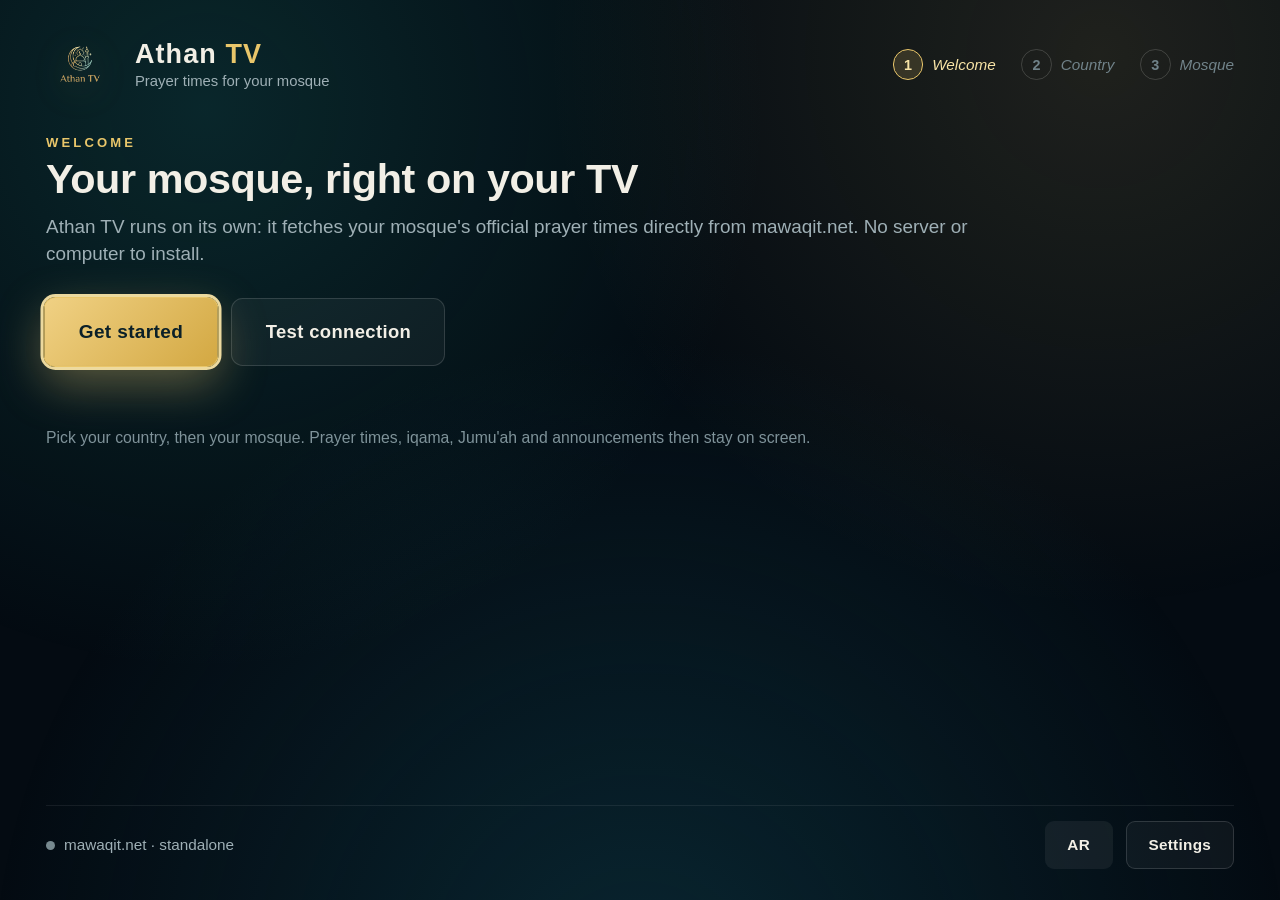
<file: tizen-app/index.html>
<!DOCTYPE html>
<html lang="en">
<head>
    <meta charset="UTF-8">
    <meta name="viewport" content="width=device-width, initial-scale=1.0, user-scalable=no">
    <meta name="theme-color" content="#040b12">
    <title>Athan TV</title>
    <link rel="stylesheet" href="css/style.css">
</head>
<body>
<div id="app">

    <!-- ============================ SETUP ============================ -->
    <section id="screen-setup" class="screen">
        <div class="bg-glow"></div>

        <header class="setup-head">
            <div class="brand">
                <img class="brand-logo" src="logo.png" alt="Athan TV">
                <div>
                    <div class="brand-name">Athan <span>TV</span></div>
                    <div class="brand-sub" data-i18n="brandSub"></div>
                </div>
            </div>
            <div class="steps" id="steps">
                <div class="step" data-step="1"><span>1</span><em data-i18n="stepWelcome"></em></div>
                <div class="step" data-step="2"><span>2</span><em data-i18n="stepCountry"></em></div>
                <div class="step" data-step="3"><span>3</span><em data-i18n="stepMosque"></em></div>
            </div>
        </header>

        <div class="setup-body">
            <!-- Step 1: welcome -->
            <div class="setup-step" id="setup-step-1">
                <div class="setup-intro">
                    <div class="eyebrow" data-i18n="stepWelcome"></div>
                    <h1 data-i18n="setupWelcomeTitle"></h1>
                    <p class="muted" data-i18n="setupWelcomeHelp"></p>
                </div>
                <div class="row-actions welcome-actions">
                    <button id="btn-start" class="btn primary focusable" data-i18n="getStarted"></button>
                    <button id="btn-test-connection" class="btn ghost focusable" data-i18n="testConnection"></button>
                </div>
                <div id="connect-status" class="status-line"></div>
                <p class="hint" data-i18n="setupWelcomeHint"></p>
            </div>

            <!-- Step 2: country -->
            <div class="setup-step hidden" id="setup-step-2">
                <div class="step-head">
                    <div>
                        <div class="eyebrow" data-i18n="stepCountry"></div>
                        <h1 data-i18n="chooseCountry"></h1>
                        <p class="muted" data-i18n="chooseCountryHelp"></p>
                    </div>
                    <button id="btn-back-2" class="btn ghost focusable" data-i18n="back"></button>
                </div>
                <input id="country-filter" class="text-input full focusable" type="text"
                       spellcheck="false" autocomplete="off" autocapitalize="off">
                <div id="country-grid" class="country-grid"></div>
                <div class="row-actions">
                    <button id="btn-toggle-all" class="btn ghost focusable" data-i18n="showAll"></button>
                </div>
            </div>

            <!-- Step 3: mosque -->
            <div class="setup-step hidden" id="setup-step-3">
                <div class="step-head">
                    <div>
                        <div class="eyebrow" data-i18n="stepMosque"></div>
                        <h1 data-i18n="chooseMosque"></h1>
                        <p class="muted" id="search-subtitle"></p>
                    </div>
                    <button id="btn-back-3" class="btn ghost focusable" data-i18n="changeCountry"></button>
                </div>
                <div class="field-row">
                    <input id="mosque-search" class="text-input focusable" type="text"
                           spellcheck="false" autocomplete="off" autocapitalize="off">
                    <button id="btn-search" class="btn primary focusable" data-i18n="search"></button>
                </div>
                <div id="search-status" class="status-line"></div>
                <div id="mosque-results" class="mosque-results"></div>
            </div>
        </div>

        <footer class="setup-foot">
            <span class="dot" id="net-dot"></span>
            <span id="net-label" class="small muted">…</span>
            <span class="spacer"></span>
            <button id="btn-lang-setup" class="btn tiny focusable">EN</button>
            <button id="btn-settings-setup" class="btn tiny ghost focusable" data-i18n="settings"></button>
        </footer>
    </section>

    <!-- ========================== DASHBOARD ========================== -->
    <section id="screen-dashboard" class="screen hidden">
        <div class="dash-glow"></div>
        <div class="dash-pattern" aria-hidden="true"></div>

        <header class="dash-head">
            <div class="mosque-block">
                <div class="mosque-text">
                    <h1 id="mosque-name">—</h1>
                    <div class="mosque-meta">
                        <span id="mosque-city"></span>
                        <span id="mosque-arabic" class="arabic" dir="rtl"></span>
                    </div>
                </div>
            </div>
            <div class="clock-block">
                <div id="clock-time" class="clock-time">--:--</div>
                <div id="clock-date" class="clock-date"></div>
                <div id="clock-hijri" class="clock-hijri"></div>
            </div>
        </header>

        <main class="dash-main">
            <section class="next-card" id="next-card">
                <div class="next-left">
                    <div class="eyebrow" data-i18n="nextPrayer"></div>
                    <div class="next-name-row">
                        <div id="next-name" class="next-name">—</div>
                        <div id="next-day-badge" class="next-day-badge hidden" data-i18n="tomorrow"></div>
                    </div>
                    <div class="next-times">
                        <span class="next-time-item"><span class="muted" data-i18n="adhan"></span> <strong id="next-adhan">--:--</strong></span>
                        <span class="sep">•</span>
                        <span class="next-time-item"><span class="muted" data-i18n="iqama"></span> <strong id="next-iqama">—</strong></span>
                    </div>
                </div>
                <div class="next-right">
                    <div class="eyebrow" data-i18n="in"></div>
                    <div id="next-countdown" class="next-countdown">--:--:--</div>
                </div>
            </section>

            <section id="prayer-grid" class="prayer-grid"></section>

            <section id="jumua-bar" class="jumua-bar hidden">
                <span class="jumua-label" data-i18n="jumua"></span>
                <div id="jumua-times" class="jumua-times"></div>
            </section>
        </main>

        <footer class="dash-foot">
            <div class="spacer"></div>
            <div class="foot-right">
                <button id="btn-settings" class="btn tiny gold focusable" data-i18n="settings"></button>
            </div>
        </footer>
    </section>

    <!-- ========================== SETTINGS ========================== -->
    <div id="overlay-settings" class="overlay hidden">
        <div class="sheet">
            <header class="sheet-head">
                <div>
                    <div class="eyebrow" data-i18n="configure"></div>
                    <h2 data-i18n="settings"></h2>
                </div>
                <button id="btn-close-settings" class="btn ghost focusable" data-i18n="close"></button>
            </header>

            <div class="settings-grid">
                <div class="setting">
                    <label data-i18n="language"></label>
                    <div class="seg">
                        <button class="seg-btn focusable" data-lang="fr">Français</button>
                        <button class="seg-btn focusable" data-lang="en">English</button>
                        <button class="seg-btn focusable" data-lang="ar" dir="rtl">العربية</button>
                    </div>
                </div>

                <div class="setting">
                    <label data-i18n="notifications"></label>
                    <div class="seg">
                        <button id="toggle-notifications" class="seg-btn focusable">—</button>
                        <button id="btn-test-notification" class="seg-btn focusable" data-i18n="test"></button>
                    </div>
                    <p class="seg-note" data-i18n="notifForegroundNote"></p>
                </div>

                <div class="setting">
                    <label data-i18n="theme"></label>
                    <div class="seg" id="theme-seg">
                        <button class="seg-btn focusable" data-theme="midnight" data-i18n="themeMidnight"></button>
                        <button class="seg-btn focusable" data-theme="emerald" data-i18n="themeEmerald"></button>
                        <button class="seg-btn focusable" data-theme="sapphire" data-i18n="themeSapphire"></button>
                        <button class="seg-btn focusable" data-theme="onyx" data-i18n="themeOnyx"></button>
                        <button class="seg-btn focusable" data-theme="oled" data-i18n="themeOled"></button>
                        <button class="seg-btn focusable" data-theme="ramadan" data-i18n="themeRamadan"></button>
                    </div>
                </div>

                <div class="setting">
                    <label data-i18n="preAlert"></label>
                    <div class="seg" id="prealert-seg">
                        <button class="seg-btn focusable" data-pre="0" data-i18n="off"></button>
                        <button class="seg-btn focusable" data-pre="5">5 min</button>
                        <button class="seg-btn focusable" data-pre="10">10 min</button>
                        <button class="seg-btn focusable" data-pre="15">15 min</button>
                    </div>
                </div>

                <div class="setting">
                    <label data-i18n="sound"></label>
                    <div class="seg">
                        <button id="toggle-sound" class="seg-btn focusable">—</button>
                        <button id="btn-test-sound" class="seg-btn focusable" data-i18n="testSound"></button>
                    </div>
                </div>

                <div class="setting">
                    <label data-i18n="voice"></label>
                    <div class="seg">
                        <button id="toggle-voice" class="seg-btn focusable">—</button>
                    </div>
                </div>

                <div class="setting wide">
                    <label data-i18n="connection"></label>
                    <div class="seg">
                        <span class="seg-note" data-i18n="connectionNote"></span>
                        <button id="btn-test-api" class="seg-btn focusable" data-i18n="test"></button>
                    </div>
                    <div id="settings-test-status" class="status-line"></div>
                </div>

                <div class="setting wide">
                    <label data-i18n="supportTitle"></label>
                    <div class="support-inline">
                        <img class="support-qr" src="assets/donate-qr.png" alt="Mawaqit donation QR code">
                        <div class="support-copy">
                            <p class="support-line" data-i18n="supportText"></p>
                            <p class="support-scan" data-i18n="supportScan"></p>
                            <p class="support-muted" data-i18n="supportThanks"></p>
                        </div>
                    </div>
                </div>
            </div>

            <div class="settings-actions">
                <button id="btn-change-mosque" class="btn ghost focusable" data-i18n="changeMosque"></button>
            </div>

            <div class="settings-about">
                <span id="about-line"></span>
                <span class="muted"> · </span>
                <span data-i18n="aboutCredit"></span>
            </div>
        </div>
    </div>

    <!-- ======================= PRAYER MOMENT ======================= -->
    <div id="overlay-prayer" class="prayer-overlay hidden">
        <div class="prayer-overlay-glow"></div>
        <div class="prayer-overlay-content">
            <div class="overlay-eyebrow" data-i18n="itIsTime"></div>
            <div id="overlay-prayer-name" class="overlay-prayer-name">—</div>
            <div id="overlay-prayer-time" class="overlay-prayer-time">--:--</div>
            <div id="overlay-iqama" class="overlay-iqama"></div>
            <div class="overlay-mosque" id="overlay-mosque"></div>
            <div class="overlay-hint" data-i18n="pressOk"></div>
        </div>
    </div>

    <div id="toast" class="toast hidden">
        <div id="toast-title" class="toast-title"></div>
        <div id="toast-text" class="toast-text"></div>
    </div>

    <!-- Audio player for adhan notification -->
    <audio id="adhan-player" src="audio/adan.mp3" preload="auto"></audio>
</div>

<script src="js/i18n.js"></script>
<script src="js/countries.js"></script>
<script src="js/mawaqit.js"></script>
<script src="js/nav.js"></script>
<script src="js/app.js"></script>
</body>
</html>
</file>
<file: tizen-app/css/style.css>
:root {
    --bg: #040b12;
    --bg-2: #07141d;
    --panel: rgba(12, 32, 42, 0.72);
    --line: rgba(var(--gold-rgb), 0.18);
    --gold: #e9c66a;
    --gold-2: #f7e3a6;
    --text: #f2efe6;
    --muted: #9fb0b6;
    --teal: #1c8b84;
    --teal-rgb: 28, 139, 132;
    --green: #4bd695;
    --red: #ef6b6b;
    --blue: #67b7d6;

    /* Theme plumbing: rgb triplets feed every gold tint (rgba(var(--gold-rgb), a)),
       component variables carry the larger gradients. Themes below override. */
    --gold-rgb: 233, 198, 112;
    --gold2-rgb: 247, 227, 166;
    --accent-bg: linear-gradient(135deg, #f0d184, #d3a842);
    --accent-ink: #0b2028;
    --sheet-bg: linear-gradient(160deg, #0d2732 0%, #081820 70%, #07141c 100%);
    --toast-bg: linear-gradient(135deg, rgba(18, 48, 58, 0.98), rgba(8, 22, 30, 0.98));
    --prayer-bg: radial-gradient(circle at 50% 38%, #113640 0%, #071720 52%, #030a10 100%);
    --glow-bg:
        radial-gradient(circle at 16% 12%, rgba(var(--teal-rgb),  0.22) 0%, rgba(var(--teal-rgb),  0) 42%),
        radial-gradient(circle at 86% 6%, rgba(var(--gold-rgb), 0.12) 0%, rgba(var(--gold-rgb), 0) 40%),
        radial-gradient(circle at 50% 110%, rgba(13, 60, 74, 0.55) 0%, rgba(4, 11, 18, 0) 55%);
    --pattern-dot: radial-gradient(rgba(var(--gold-rgb), 0.10) 1px, transparent 1px);
}

/* --------------------------- Themes --------------------------- */
/* midnight = default. All palettes stay dark (TV-first) but shift hue and
   washes; --gold-rgb retints every soft highlight automatically. */

html[data-theme="emerald"] {
    --bg: #03110a;
    --bg-2: #071c11;
    --panel: rgba(12, 40, 26, 0.72);
    --gold: #8fd6a3;
    --gold-2: #d9f0d8;
    --teal: #1f9d78;
    --gold-rgb: 143, 214, 163;
    --gold2-rgb: 217, 240, 216;
    --accent-bg: linear-gradient(135deg, #bde8c3, #69b582);
    --sheet-bg: linear-gradient(160deg, #0c2a1d 0%, #07190f 70%, #06140c 100%);
    --toast-bg: linear-gradient(135deg, rgba(16, 58, 38, 0.98), rgba(7, 30, 18, 0.98));
    --prayer-bg: radial-gradient(circle at 50% 38%, #10412a 0%, #062014 52%, #01100a 100%);
    --glow-bg:
        radial-gradient(circle at 16% 12%, rgba(36, 160, 96, 0.20) 0%, rgba(36, 160, 96, 0) 42%),
        radial-gradient(circle at 86% 6%, rgba(var(--gold-rgb), 0.10) 0%, rgba(var(--gold-rgb), 0) 40%),
        radial-gradient(circle at 50% 110%, rgba(12, 70, 44, 0.55) 0%, rgba(3, 17, 10, 0) 55%);
}

html[data-theme="sapphire"] {
    --bg: #040a17;
    --bg-2: #081226;
    --panel: rgba(14, 27, 50, 0.72);
    --gold: #8fb8f2;
    --gold-2: #d3e2fb;
    --teal: #2f86c8;
    --gold-rgb: 143, 184, 242;
    --gold2-rgb: 211, 226, 251;
    --accent-bg: linear-gradient(135deg, #b5ccf7, #6a92d8);
    --sheet-bg: linear-gradient(160deg, #0d1c36 0%, #081225 70%, #060e1d 100%);
    --toast-bg: linear-gradient(135deg, rgba(16, 38, 72, 0.98), rgba(7, 17, 38, 0.98));
    --prayer-bg: radial-gradient(circle at 50% 38%, #14315e 0%, #071529 52%, #020712 100%);
    --glow-bg:
        radial-gradient(circle at 16% 12%, rgba(64, 120, 220, 0.20) 0%, rgba(64, 120, 220, 0) 42%),
        radial-gradient(circle at 86% 6%, rgba(var(--gold-rgb), 0.10) 0%, rgba(var(--gold-rgb), 0) 40%),
        radial-gradient(circle at 50% 110%, rgba(20, 50, 110, 0.55) 0%, rgba(4, 10, 23, 0) 55%);
}

html[data-theme="onyx"] {
    /* Pure black: OLED pixels off, no glow washes at all. */
    --bg: #000000;
    --bg-2: #050505;
    --panel: rgba(20, 20, 20, 0.72);
    --gold: #cbaa72;
    --gold-2: #eedeae;
    --teal: #3f9d94;
    --gold-rgb: 203, 170, 114;
    --gold2-rgb: 238, 222, 174;
    --accent-bg: linear-gradient(135deg, #e3c483, #b58f4e);
    --sheet-bg: linear-gradient(160deg, #161616 0%, #0b0b0b 70%, #080808 100%);
    --toast-bg: linear-gradient(135deg, rgba(30, 30, 30, 0.98), rgba(12, 12, 12, 0.98));
    --prayer-bg: radial-gradient(circle at 50% 38%, #1d2724 0%, #0a0f0e 52%, #000000 100%);
    --glow-bg: none;
    --pattern-dot: radial-gradient(rgba(var(--gold-rgb), 0.045) 1px, transparent 1px);
}

html[data-theme="ramadan"] {
    --bg: #140507;
    --bg-2: #1e080b;
    --panel: rgba(48, 17, 19, 0.72);
    --gold: #e7c47a;
    --gold-2: #f5e3ae;
    --teal: #b0603c;
    --gold-rgb: 231, 196, 122;
    --gold2-rgb: 245, 227, 174;
    --accent-bg: linear-gradient(135deg, #eec87e, #c99a3f);
    --sheet-bg: linear-gradient(160deg, #2a1013 0%, #180709 70%, #120507 100%);
    --toast-bg: linear-gradient(135deg, rgba(58, 24, 26, 0.98), rgba(28, 10, 12, 0.98));
    --prayer-bg: radial-gradient(circle at 50% 38%, #4a1a1e 0%, #20080a 52%, #0e0203 100%);
    --glow-bg:
        radial-gradient(circle at 16% 12%, rgba(190, 60, 40, 0.16) 0%, rgba(190, 60, 40, 0) 42%),
        radial-gradient(circle at 86% 6%, rgba(var(--gold-rgb), 0.13) 0%, rgba(var(--gold-rgb), 0) 40%),
        radial-gradient(circle at 50% 110%, rgba(90, 20, 20, 0.55) 0%, rgba(20, 5, 7, 0) 55%);
}

html[data-theme="oled"] {
    /* Strict monochrome for OLED: pure black background, only whites and
       grays anywhere — status dots included. Pixels that are #000 are off. */
    --bg: #000000;
    --bg-2: #030303;
    --panel: rgba(22, 22, 22, 0.72);
    --gold: #e2e2e2;
    --gold-2: #ffffff;
    --teal: #b9b9b9;
    --teal-rgb: 165, 165, 165;
    --green: #cfcfcf;
    --red: #cfcfcf;
    --blue: #cfcfcf;
    --gold-rgb: 226, 226, 226;
    --gold2-rgb: 255, 255, 255;
    --text: #ffffff;
    --muted: #b4b4b4;
    --accent-bg: linear-gradient(135deg, #f2f2f2, #cbcbcb);
    --accent-ink: #060606;
    --sheet-bg: linear-gradient(160deg, #101010 0%, #070707 70%, #000000 100%);
    --toast-bg: linear-gradient(135deg, rgba(36, 36, 36, 0.98), rgba(10, 10, 10, 0.98));
    --prayer-bg: radial-gradient(circle at 50% 38%, #262626 0%, #0c0c0c 52%, #000000 100%);
    --glow-bg: none;
    --pattern-dot: radial-gradient(rgba(255, 255, 255, 0.05) 1px, transparent 1px);
}

* {
    box-sizing: border-box;
    -webkit-tap-highlight-color: transparent;
}

html, body {
    margin: 0;
    padding: 0;
    width: 100%;
    height: 100%;
    overflow: hidden;
    background: var(--bg);
    color: var(--text);
    font-family: "Samsung Sharp Sans", "Samsung One", "Segoe UI", Roboto, "Helvetica Neue", Arial, sans-serif;
    font-size: 1.8vh;
    -webkit-font-smoothing: antialiased;
    user-select: none;
}

button, input {
    font-family: inherit;
}

.hidden {
    display: none !important;
}

.arabic {
    font-family: "Samsung Arabic", "Noto Naskh Arabic", "Traditional Arabic", "Segoe UI", serif;
}

.muted {
    color: var(--muted);
}

.small {
    font-size: 1.7vh;
}

.spacer {
    flex: 1;
}

/* ============================ Layout ============================ */

.screen {
    position: fixed;
    top: 0;
    left: 0;
    right: 0;
    bottom: 0;
    display: flex;
    flex-direction: column;
    padding: 3.4vh 3.6vw;
    overflow: hidden;
}

.bg-glow, .dash-glow {
    position: absolute;
    top: 0;
    left: 0;
    right: 0;
    bottom: 0;
    pointer-events: none;
    background: var(--glow-bg);
}

.dash-pattern {
    position: absolute;
    top: 0;
    left: 0;
    right: 0;
    bottom: 0;
    pointer-events: none;
    opacity: 0.3;
    background-image: var(--pattern-dot);
    background-size: 3.2vh 3.2vh;
}

/* ============================ Setup ============================ */

.setup-head {
    display: flex;
    align-items: center;
    justify-content: space-between;
    position: relative;
    z-index: 1;
    flex: none;
}

.brand {
    display: flex;
    align-items: center;
}

.brand-logo {
    width: 7.6vh;
    height: 7.6vh;
    object-fit: contain;
    margin-right: 1.6vw;
    filter: drop-shadow(0 0.8vh 2vh rgba(var(--gold-rgb), 0.3));
}

.brand-mark {
    position: relative;
    width: 7.2vh;
    height: 7.2vh;
    border-radius: 50%;
    margin-right: 1.6vw;
    background: linear-gradient(135deg, #0e3844, #08222d);
    border: 1px solid rgba(var(--gold-rgb), 0.35);
    box-shadow: 0 1.4vh 4vh rgba(0, 0, 0, 0.35);
}

.crescent {
    position: absolute;
    top: 24%;
    left: 25%;
    width: 44%;
    height: 52%;
    border-radius: 50%;
    background: var(--gold);
    overflow: hidden;
}

.crescent::after {
    content: "";
    position: absolute;
    top: -12%;
    left: 30%;
    width: 100%;
    height: 124%;
    border-radius: 50%;
    background: #0b2a35;
}

.spark {
    position: absolute;
    top: 22%;
    right: 22%;
    width: 1.1vh;
    height: 1.1vh;
    background: var(--gold-2);
    transform: rotate(45deg);
    box-shadow: 0 0 1.4vh rgba(var(--gold2-rgb), 0.8);
}

.brand-name {
    font-size: 3vh;
    font-weight: 800;
    letter-spacing: 0.04em;
    line-height: 1;
}

.brand-name span {
    color: var(--gold);
}

.brand-sub {
    font-size: 1.65vh;
    color: var(--muted);
    margin-top: 0.5vh;
}

.steps {
    display: flex;
    align-items: center;
}

.step {
    display: flex;
    align-items: center;
    margin-left: 2vw;
    color: #71838a;
    font-size: 1.7vh;
    transition: color 0.25s;
}

.step span {
    display: flex;
    align-items: center;
    justify-content: center;
    width: 3.4vh;
    height: 3.4vh;
    border-radius: 50%;
    border: 1px solid rgba(255, 255, 255, 0.16);
    margin-right: 0.7vw;
    font-size: 1.6vh;
    font-weight: 700;
}

.step.active {
    color: var(--gold-2);
}

.step.active span {
    border-color: var(--gold);
    background: rgba(var(--gold-rgb), 0.16);
    color: var(--gold-2);
}

.step.done {
    color: #8fdccd;
}

.step.done span {
    border-color: rgba(var(--teal-rgb),  0.8);
    background: rgba(var(--teal-rgb),  0.3);
    color: #c9fff5;
}

.setup-body {
    position: relative;
    z-index: 1;
    flex: 1;
    min-height: 0;
    display: flex;
    flex-direction: column;
    padding-top: 4vh;
}

.setup-step {
    display: flex;
    flex-direction: column;
    flex: 1;
    min-height: 0;
    max-width: 100%;
}

.setup-intro h1, .step-head h1 {
    font-size: 4.6vh;
    line-height: 1.08;
    margin: 0.8vh 0 1.2vh;
    font-weight: 800;
    letter-spacing: -0.01em;
    max-width: 80vw;
}

.setup-intro p, .step-head p {
    font-size: 2.1vh;
    line-height: 1.45;
    margin: 0;
    max-width: 74vw;
}

.eyebrow {
    font-size: 1.45vh;
    letter-spacing: 0.24em;
    text-transform: uppercase;
    color: var(--gold);
    font-weight: 700;
}

.step-head {
    display: flex;
    align-items: flex-start;
    justify-content: space-between;
    flex: none;
}

.field-row {
    display: flex;
    align-items: center;
    margin-top: 3vh;
    width: 100%;
}

.text-input {
    flex: 1;
    height: 7.6vh;
    font-size: 2.4vh;
    padding: 0 2vw;
    background: rgba(255, 255, 255, 0.045);
    border: 1px solid rgba(255, 255, 255, 0.13);
    border-radius: 1.3vh;
    color: var(--text);
    margin-right: 1.4vw;
    outline: none;
    transition: border-color 0.2s, box-shadow 0.2s, background 0.2s;
}

.text-input.full {
    flex: none;
    width: 100%;
    margin-right: 0;
    margin-top: 2vh;
    margin-bottom: 0.6vh;
}

.text-input::placeholder {
    color: #6d818a;
}

.btn {
    display: inline-flex;
    align-items: center;
    justify-content: center;
    height: 7.6vh;
    padding: 0 2.6vw;
    font-size: 2.05vh;
    font-weight: 700;
    letter-spacing: 0.02em;
    border-radius: 1.3vh;
    border: 1px solid transparent;
    color: var(--text);
    background: rgba(255, 255, 255, 0.06);
    cursor: pointer;
    outline: none;
    white-space: nowrap;
    transition: transform 0.16s, box-shadow 0.16s, border-color 0.16s, background 0.16s;
}

.btn.primary,
.btn.gold {
    background: var(--accent-bg);
    color: var(--accent-ink);
}

.btn.primary {
    box-shadow: 0 1.2vh 3.4vh rgba(var(--gold-rgb), 0.16);
}

.btn.ghost {
    background: rgba(255, 255, 255, 0.045);
    border-color: rgba(255, 255, 255, 0.14);
    color: var(--text);
}

.btn.tiny {
    height: 5.4vh;
    padding: 0 1.7vw;
    font-size: 1.7vh;
    border-radius: 1vh;
}

.status-line {
    min-height: 3.2vh;
    margin-top: 1vh;
    font-size: 1.85vh;
    color: var(--muted);
}

.status-line.ok {
    color: #77e2c0;
}

.status-line.error {
    color: #ff9d9d;
}

.status-line.pending {
    color: var(--blue);
}

.hint {
    margin-top: 2.4vh;
    font-size: 1.75vh;
    line-height: 1.5;
    color: #7f939a;
    max-width: 64vw;
}

.country-grid {
    display: flex;
    flex-wrap: wrap;
    align-content: flex-start;
    flex: 1;
    min-height: 0;
    overflow-y: auto;
    margin: 1vh -1.1vw 0 -1.1vw;
    padding: 0.9vh 1.8vw 0.9vh 1.1vw;
}

.country-chip {
    display: flex;
    align-items: center;
    height: 6.6vh;
    padding: 0 1.4vw;
    margin: 0 0.8vw 1.2vh 0;
    background: rgba(255, 255, 255, 0.045);
    border: 1px solid rgba(255, 255, 255, 0.10);
    border-radius: 1.2vh;
    color: var(--text);
    font-size: 1.9vh;
    font-weight: 600;
    cursor: pointer;
    outline: none;
    transition: transform 0.15s, box-shadow 0.15s, border-color 0.15s, background 0.15s;
}

.country-chip .chip-count {
    margin-left: 0.9vw;
    padding: 0.45vh 0.6vw;
    border-radius: 0.8vh;
    background: rgba(var(--gold-rgb), 0.1);
    color: var(--gold);
    font-size: 1.4vh;
    font-weight: 700;
}

.row-actions {
    flex: none;
    margin-top: 1.2vh;
}

.welcome-actions {
    display: flex;
    align-items: center;
    flex: none;
    margin-top: 3.4vh;
}

.welcome-actions .btn {
    margin-right: 1.2vw;
}

.seg-note {
    margin-right: 1.4vw;
    font-size: 1.7vh;
    color: var(--muted);
}

/* Negative margins + padding: the scroll clip-box extends past the rows so
   the focus ring (box-shadow) is never clipped at the list edges. */
.mosque-results {
    flex: 1;
    min-height: 0;
    overflow-y: auto;
    margin: 1.2vh -1.1vw 0 -1.1vw;
    padding: 0.6vh 1.8vw 0.6vh 1.1vw;
}

.mosque-result {
    display: flex;
    align-items: center;
    width: 100%;
    text-align: left;
    padding: 1.3vh 1.4vw;
    margin-bottom: 1.2vh;
    background: rgba(255, 255, 255, 0.04);
    border: 1px solid rgba(255, 255, 255, 0.08);
    border-radius: 1.4vh;
    color: var(--text);
    cursor: pointer;
    outline: none;
    transition: transform 0.15s, box-shadow 0.15s, border-color 0.15s, background 0.15s;
}

.result-logo {
    position: relative;
    width: 8vh;
    height: 8vh;
    border-radius: 1.2vh;
    overflow: hidden;
    margin-right: 1.6vw;
    background: rgba(var(--gold-rgb), 0.1);
    display: flex;
    align-items: center;
    justify-content: center;
    flex: none;
}

.result-fallback {
    color: var(--gold);
    font-size: 3.6vh;
    line-height: 1;
}

.result-logo img {
    position: absolute;
    top: 0;
    left: 0;
    z-index: 1;
    width: 100%;
    height: 100%;
    object-fit: cover;
}

.result-info {
    flex: 1;
    min-width: 0;
}

.result-name {
    font-size: 2.35vh;
    font-weight: 650;
    white-space: nowrap;
    overflow: hidden;
    text-overflow: ellipsis;
}

.result-arabic {
    font-size: 1.85vh;
    color: var(--gold);
    margin-top: 0.3vh;
    white-space: nowrap;
    overflow: hidden;
    text-overflow: ellipsis;
}

.result-addr {
    font-size: 1.65vh;
    color: var(--muted);
    margin-top: 0.3vh;
    white-space: nowrap;
    overflow: hidden;
    text-overflow: ellipsis;
}

.result-go {
    flex: none;
    margin-left: 1vw;
    font-size: 4vh;
    color: var(--gold);
    opacity: 0.55;
}

.setup-foot {
    position: relative;
    z-index: 1;
    display: flex;
    align-items: center;
    flex: none;
    padding-top: 1.6vh;
    border-top: 1px solid rgba(255, 255, 255, 0.07);
}

.setup-foot .btn {
    margin-left: 1vw;
}

.dot {
    display: inline-block;
    width: 1vh;
    height: 1vh;
    border-radius: 50%;
    background: #77898f;
    margin-right: 0.7vw;
    flex: none;
}

.dot.ok {
    background: var(--green);
    box-shadow: 0 0 1vh rgba(75, 214, 149, 0.6);
}

.dot.warn {
    background: var(--gold);
    box-shadow: 0 0 1vh rgba(var(--gold-rgb), 0.6);
}

.dot.error {
    background: var(--red);
    box-shadow: 0 0 1vh rgba(239, 107, 107, 0.6);
}

.dot.pending {
    background: var(--blue);
    box-shadow: 0 0 1vh rgba(103, 183, 214, 0.6);
}

/* ========================== Dashboard ========================== */

#screen-dashboard {
    /* OLED drift is an integer-pixel translate3d; a transition would keep it
       mid-animation (fractional pixels = soft text on the TV's 2x upscale). */
    will-change: transform;
}

.dash-head {
    position: relative;
    z-index: 1;
    display: flex;
    align-items: center;
    justify-content: space-between;
    flex: none;
}

.mosque-block {
    display: flex;
    align-items: center;
    max-width: 62vw;
}

.mosque-text {
    min-width: 0;
}

.mosque-text h1 {
    margin: 0 0 0.7vh;
    font-size: 3.8vh;
    line-height: 1.05;
    font-weight: 800;
    letter-spacing: -0.01em;
    white-space: nowrap;
    overflow: hidden;
    text-overflow: ellipsis;
}

.mosque-meta {
    display: flex;
    align-items: center;
    font-size: 1.9vh;
    color: var(--muted);
    white-space: nowrap;
}

.mosque-meta span + span {
    margin-left: 1.2vw;
}

#mosque-arabic {
    color: var(--gold);
    font-size: 2.1vh;
}

.clock-block {
    text-align: right;
    flex: none;
}

.clock-time {
    font-size: 5.6vh;
    font-weight: 800;
    line-height: 1;
    letter-spacing: 0.03em;
    font-variant-numeric: tabular-nums;
}

.clock-date {
    font-size: 1.85vh;
    color: var(--muted);
    margin-top: 0.8vh;
}

.clock-hijri {
    font-size: 1.85vh;
    color: var(--gold);
    margin-top: 0.35vh;
}

.dash-main {
    position: relative;
    z-index: 1;
    flex: 1;
    min-height: 0;
    display: flex;
    flex-direction: column;
    padding-top: 2vh;
}

.next-card {
    display: flex;
    align-items: center;
    justify-content: space-between;
    flex: none;
    padding: 2.2vh 2.6vw;
    border-radius: 2vh;
    background:
        linear-gradient(120deg, rgba(var(--gold-rgb), 0.17) 0%, rgba(var(--teal-rgb),  0.09) 55%, rgba(255, 255, 255, 0.03) 100%);
    border: 1px solid rgba(var(--gold-rgb), 0.30);
    box-shadow: 0 2vh 5vh rgba(0, 0, 0, 0.32);
}

.next-name-row {
    display: flex;
    align-items: center;
}

.next-name {
    font-size: 7vh;
    font-weight: 800;
    line-height: 1.02;
    letter-spacing: -0.02em;
}

.next-day-badge {
    margin-left: 1.4vw;
    padding: 0.6vh 1vw;
    border-radius: 1vh;
    background: rgba(var(--teal-rgb),  0.34);
    color: #d6fff8;
    font-size: 1.45vh;
    font-weight: 700;
    letter-spacing: 0.08em;
    text-transform: uppercase;
}

.next-times {
    margin-top: 1vh;
    font-size: 1.95vh;
    color: var(--muted);
}

.next-times strong {
    color: var(--text);
    font-size: 2.35vh;
    font-variant-numeric: tabular-nums;
}

.sep {
    margin: 0 1vw;
    color: rgba(255, 255, 255, 0.25);
}

.next-right {
    text-align: right;
    flex: none;
}

.next-countdown {
    font-size: 6.6vh;
    font-weight: 800;
    line-height: 1.1;
    color: var(--gold-2);
    font-variant-numeric: tabular-nums;
    letter-spacing: 0.02em;
}

.prayer-grid {
    display: flex;
    align-items: stretch;
    flex: 1;
    min-height: 0;
    margin-top: 2vh;
}

.prayer-card {
    flex: 1;
    display: flex;
    flex-direction: column;
    align-items: center;
    justify-content: center;
    margin-right: 1vw;
    padding: 1.6vh 0.6vw;
    background: rgba(255, 255, 255, 0.035);
    border: 1px solid rgba(255, 255, 255, 0.08);
    border-radius: 1.8vh;
    min-height: 0;
    transition: background 0.3s, border-color 0.3s, opacity 0.3s;
}

.prayer-card:last-child {
    margin-right: 0;
}

.prayer-icon {
    height: 3.2vh;
    line-height: 1;
    font-size: 2.5vh;
    opacity: 0.72;
}

.prayer-name {
    margin-top: 0.7vh;
    font-size: 2.15vh;
    font-weight: 650;
    color: #dce6e8;
}

.prayer-adhan {
    margin-top: 0.7vh;
    font-size: 4.3vh;
    font-weight: 750;
    line-height: 1.1;
    font-variant-numeric: tabular-nums;
}

.prayer-iqama {
    margin-top: 0.55vh;
    min-height: 2vh;
    font-size: 1.65vh;
    color: var(--muted);
    font-variant-numeric: tabular-nums;
}

.prayer-card.is-next {
    background: linear-gradient(160deg, rgba(var(--gold-rgb), 0.22) 0%, rgba(var(--gold-rgb), 0.055) 100%);
    border-color: rgba(var(--gold-rgb), 0.62);
    box-shadow: 0 0 3.4vh rgba(var(--gold-rgb), 0.16);
}

.prayer-card.is-next .prayer-adhan {
    color: var(--gold-2);
}

.prayer-card.is-past {
    opacity: 0.6;
}

.prayer-card.is-shuruq {
    opacity: 0.76;
}

.prayer-card.is-shuruq .prayer-adhan {
    font-size: 3.7vh;
    color: #cfdadd;
}

.prayer-card.is-shuruq .prayer-icon {
    color: #e7c97a;
}

.jumua-bar {
    display: flex;
    align-items: center;
    flex: none;
    margin-top: 1.3vh;
    padding: 1vh 1.8vw;
    border-radius: 1.4vh;
    background: rgba(var(--teal-rgb),  0.10);
    border: 1px solid rgba(var(--teal-rgb),  0.30);
}

.jumua-label {
    margin-right: 1.6vw;
    font-size: 1.5vh;
    font-weight: 800;
    letter-spacing: 0.12em;
    text-transform: uppercase;
    color: #7fe6d9;
}

.jumua-times {
    display: flex;
    align-items: baseline;
}

.jumua-item {
    display: inline-flex;
    align-items: baseline;
    margin-right: 2.2vw;
    font-size: 2.05vh;
}

.jumua-item strong {
    color: var(--gold-2);
    font-variant-numeric: tabular-nums;
}

.jumua-item span {
    margin-right: 0.45vw;
    font-size: 1.5vh;
    color: var(--muted);
}

.dash-foot {
    position: relative;
    z-index: 1;
    display: flex;
    align-items: center;
    justify-content: space-between;
    flex: none;
    margin-top: 1.4vh;
    padding-top: 1.3vh;
    border-top: 1px solid rgba(255, 255, 255, 0.08);
}

.foot-left, .foot-right {
    display: flex;
    align-items: center;
}

.status-pill {
    display: flex;
    align-items: center;
    margin-right: 1.6vw;
    padding: 0.45vh 1vw;
    border-radius: 2vh;
    background: rgba(255, 255, 255, 0.04);
    border: 1px solid rgba(255, 255, 255, 0.08);
    font-size: 1.6vh;
    color: #cfe0e2;
}

.foot-right > * {
    margin-left: 1vw;
}

/* ========================== Overlays ========================== */

.overlay {
    position: fixed;
    top: 0;
    left: 0;
    right: 0;
    bottom: 0;
    z-index: 90;
    display: flex;
    align-items: center;
    justify-content: center;
    padding: 4vh 5vw;
    background: rgba(2, 8, 12, 0.84);
}

.sheet {
    width: 88vw;
    max-height: 88vh;
    overflow-y: auto;
    padding: 2.6vh 3vw;
    border-radius: 2.4vh;
    background: var(--sheet-bg);
    border: 1px solid rgba(var(--gold-rgb), 0.24);
    box-shadow: 0 4vh 12vh rgba(0, 0, 0, 0.65);
}

.sheet-head {
    display: flex;
    align-items: flex-start;
    justify-content: space-between;
    margin-bottom: 2.4vh;
}

.sheet-head h2 {
    margin: 0.5vh 0 0;
    font-size: 3.6vh;
    font-weight: 800;
}

.settings-grid {
    display: flex;
    flex-wrap: wrap;
    justify-content: space-between;
}

.setting {
    width: 48.5%;
    margin-bottom: 1.6vh;
    padding: 1.5vh 1.5vw;
    border-radius: 1.4vh;
    background: rgba(255, 255, 255, 0.03);
    border: 1px solid rgba(255, 255, 255, 0.07);
}

.setting.wide {
    width: 100%;
}

.setting > label {
    display: block;
    margin-bottom: 1.1vh;
    font-size: 1.55vh;
    font-weight: 700;
    letter-spacing: 0.12em;
    text-transform: uppercase;
    color: #8fa4ab;
}

.seg {
    display: flex;
    align-items: center;
    flex-wrap: wrap;
    /* Row gap keeps wrapped rows (themes, pre-alert) apart vertically; the
       focus ring extends ~0.32vh, so 1vh is the minimum that stays clean. */
    column-gap: 0.8vw;
    row-gap: 1vh;
}

.seg-btn {
    height: 5.4vh;
    padding: 0 1.4vw;
    border-radius: 1vh;
    background: rgba(255, 255, 255, 0.05);
    border: 1px solid rgba(255, 255, 255, 0.12);
    color: var(--text);
    font-size: 1.75vh;
    font-weight: 650;
    cursor: pointer;
    outline: none;
    transition: transform 0.15s, box-shadow 0.15s, border-color 0.15s, background 0.15s;
}

.seg-btn.is-active {
    background: var(--accent-bg);
    border-color: transparent;
    color: var(--accent-ink);
}

.setting .field-row {
    margin-top: 0;
}

.setting .text-input {
    height: 6.4vh;
    font-size: 1.95vh;
}

.setting .btn {
    height: 6.4vh;
    font-size: 1.8vh;
}

.settings-actions {
    display: flex;
    align-items: center;
    margin-top: 0.6vh;
}

.settings-actions .btn {
    margin-right: 1vw;
}

.settings-about {
    margin-top: 2vh;
    font-size: 1.5vh;
    color: #71858c;
}

/* ======================= Prayer moment ======================= */

.prayer-overlay {
    position: fixed;
    top: 0;
    left: 0;
    right: 0;
    bottom: 0;
    z-index: 110;
    display: flex;
    align-items: center;
    justify-content: center;
    background: var(--prayer-bg);
}

.prayer-overlay-glow {
    position: absolute;
    top: 0;
    left: 0;
    right: 0;
    bottom: 0;
    pointer-events: none;
    background:
        radial-gradient(circle at 50% 50%, rgba(var(--gold-rgb), 0.18) 0%, rgba(var(--gold-rgb), 0) 48%);
}

.prayer-overlay-content {
    position: relative;
    text-align: center;
}

.overlay-eyebrow {
    font-size: 2.1vh;
    font-weight: 700;
    letter-spacing: 0.32em;
    text-transform: uppercase;
    color: var(--gold);
}

.overlay-prayer-name {
    margin: 1.2vh 0;
    font-size: 14vh;
    font-weight: 800;
    line-height: 1;
    letter-spacing: -0.02em;
}

.overlay-prayer-time {
    font-size: 6vh;
    color: var(--gold-2);
    font-variant-numeric: tabular-nums;
}

.overlay-iqama {
    margin-top: 2.4vh;
    font-size: 2.6vh;
    color: #d5e6e8;
    font-variant-numeric: tabular-nums;
}

.overlay-mosque {
    margin-top: 2.4vh;
    font-size: 1.85vh;
    color: var(--muted);
}

.overlay-hint {
    margin-top: 5vh;
    font-size: 1.7vh;
    color: #718b93;
}

/* ============================ Toast ============================ */

.toast {
    position: fixed;
    left: 50%;
    bottom: 14vh;
    margin-left: -24vw;
    width: 48vw;
    z-index: 120;
    padding: 1.8vh 2vw;
    border-radius: 1.6vh;
    background: var(--toast-bg);
    border: 1px solid rgba(var(--gold-rgb), 0.45);
    box-shadow: 0 3vh 8vh rgba(0, 0, 0, 0.6);
    animation: toast-in 0.28s ease-out;
}

.toast-title {
    font-size: 2.35vh;
    font-weight: 800;
    color: var(--gold-2);
}

.toast-text {
    margin-top: 0.6vh;
    font-size: 1.85vh;
    color: #dbe6e8;
}

@keyframes toast-in {
    from {
        opacity: 0;
        transform: translateY(2vh);
    }
    to {
        opacity: 1;
        transform: translateY(0);
    }
}

/* ============================ Focus ============================ */

.focusable {
    outline: none;
}

.focusable:focus {
    border-color: var(--gold) !important;
    box-shadow: 0 0 0 0.32vh rgba(var(--gold-rgb), 0.88), 0 1.6vh 4.4vh rgba(var(--gold-rgb), 0.20) !important;
    background-color: rgba(var(--gold-rgb), 0.08);
}

button.focusable:focus {
    transform: scale(1.03);
}

.btn.primary.focusable:focus,
.btn.gold.focusable:focus,
.seg-btn.is-active.focusable:focus {
    box-shadow: 0 0 0 0.32vh rgba(var(--gold2-rgb), 0.95), 0 1.8vh 5vh rgba(var(--gold-rgb), 0.38) !important;
}

.mosque-result.focusable:focus,
.country-chip.focusable:focus {
    background-color: rgba(var(--gold-rgb), 0.12);
}

/* Full-width rows: scaling a 100% row pushes it past the scroll edges, which
   is what looked like the selection "border leaving the screen". */
button.mosque-result.focusable:focus {
    transform: none;
}

/* ============================ Support ============================ */

.support-inline {
    display: flex;
    align-items: center;
    column-gap: 2.2vw;
}

.support-qr {
    flex: none;
    width: 17vh;
    height: 17vh;
    border-radius: 1.2vh;
    background: #ffffff;
    box-shadow: 0 1.5vh 4vh rgba(0, 0, 0, 0.5);
}

.support-copy {
    flex: 1;
    min-width: 0;
}

.support-copy p {
    margin: 0 0 1.4vh;
    line-height: 1.5;
}

.support-line {
    font-size: 2vh;
    color: var(--muted);
}

.support-scan {
    font-size: 2.35vh;
    font-weight: 700;
    color: var(--gold-2);
}

.support-muted {
    font-size: 1.7vh;
    color: var(--muted);
}

/* ========================== Scrollbar ========================== */

::-webkit-scrollbar {
    width: 0.7vw;
}

::-webkit-scrollbar-track {
    background: transparent;
}

::-webkit-scrollbar-thumb {
    background: rgba(var(--gold-rgb), 0.24);
    border-radius: 1vh;
}

/* ==================== Strict OLED monochrome ==================== *
 * The theme variables above are grayscale, but a few one-off colours
 * predate themes. Neutralise them here so OLED is black/white/gray only. */
html[data-theme="oled"] img {
    filter: grayscale(1);
}

html[data-theme="oled"] .brand-mark,
html[data-theme="oled"] .crescent::after {
    background: #0a0a0a;
}

html[data-theme="oled"] .step {
    color: #9e9e9e;
}

html[data-theme="oled"] .step.done {
    color: #cfcfcf;
}

html[data-theme="oled"] .step.done span {
    border-color: rgba(255, 255, 255, 0.55);
    background: rgba(255, 255, 255, 0.14);
    color: #ffffff;
}

html[data-theme="oled"] .text-input::placeholder,
html[data-theme="oled"] .hint,
html[data-theme="oled"] .status-line,
html[data-theme="oled"] .status-pill,
html[data-theme="oled"] .toast-text {
    color: #a8a8a8;
}

html[data-theme="oled"] .status-line.ok,
html[data-theme="oled"] .status-line.error,
html[data-theme="oled"] .status-line.pending {
    color: #d6d6d6;
}

html[data-theme="oled"] .dot {
    background: #777777;
    box-shadow: none;
}

html[data-theme="oled"] .dot.ok,
html[data-theme="oled"] .dot.warn,
html[data-theme="oled"] .dot.error,
html[data-theme="oled"] .dot.pending {
    background: #d6d6d6;
    box-shadow: none;
}

html[data-theme="oled"] .next-day-badge {
    background: rgba(255, 255, 255, 0.16);
    color: #ffffff;
}

html[data-theme="oled"] .jumua-bar {
    background: rgba(255, 255, 255, 0.05);
    border-color: rgba(255, 255, 255, 0.18);
}

html[data-theme="oled"] .jumua-label {
    color: #d6d6d6;
}

html[data-theme="oled"] .prayer-name,
html[data-theme="oled"] .prayer-adhan,
html[data-theme="oled"] .prayer-iqama,
html[data-theme="oled"] .prayer-icon,
html[data-theme="oled"] .prayer-card.is-shuruq .prayer-icon,
html[data-theme="oled"] .status-pill,
html[data-theme="oled"] .setting > label,
html[data-theme="oled"] .settings-about,
html[data-theme="oled"] .overlay-iqama,
html[data-theme="oled"] .overlay-hint,
html[data-theme="oled"] .toast-text {
    color: #d6d6d6;
}

html[data-theme="oled"] .overlay {
    background: rgba(0, 0, 0, 0.84);
}

html[data-theme="oled"] .prayer-card.is-shuruq .prayer-adhan {
    color: #d6d6d6;
}

/* ============================== RTL ============================== */
html[dir="rtl"] {
    font-family: "Noto Sans Arabic", "Segoe UI", Tahoma, Arial, sans-serif;
}

html[dir="rtl"] .mosque-result {
    text-align: right;
}

html[dir="rtl"] .clock-block,
html[dir="rtl"] .next-right {
    text-align: left;
}
</file>
